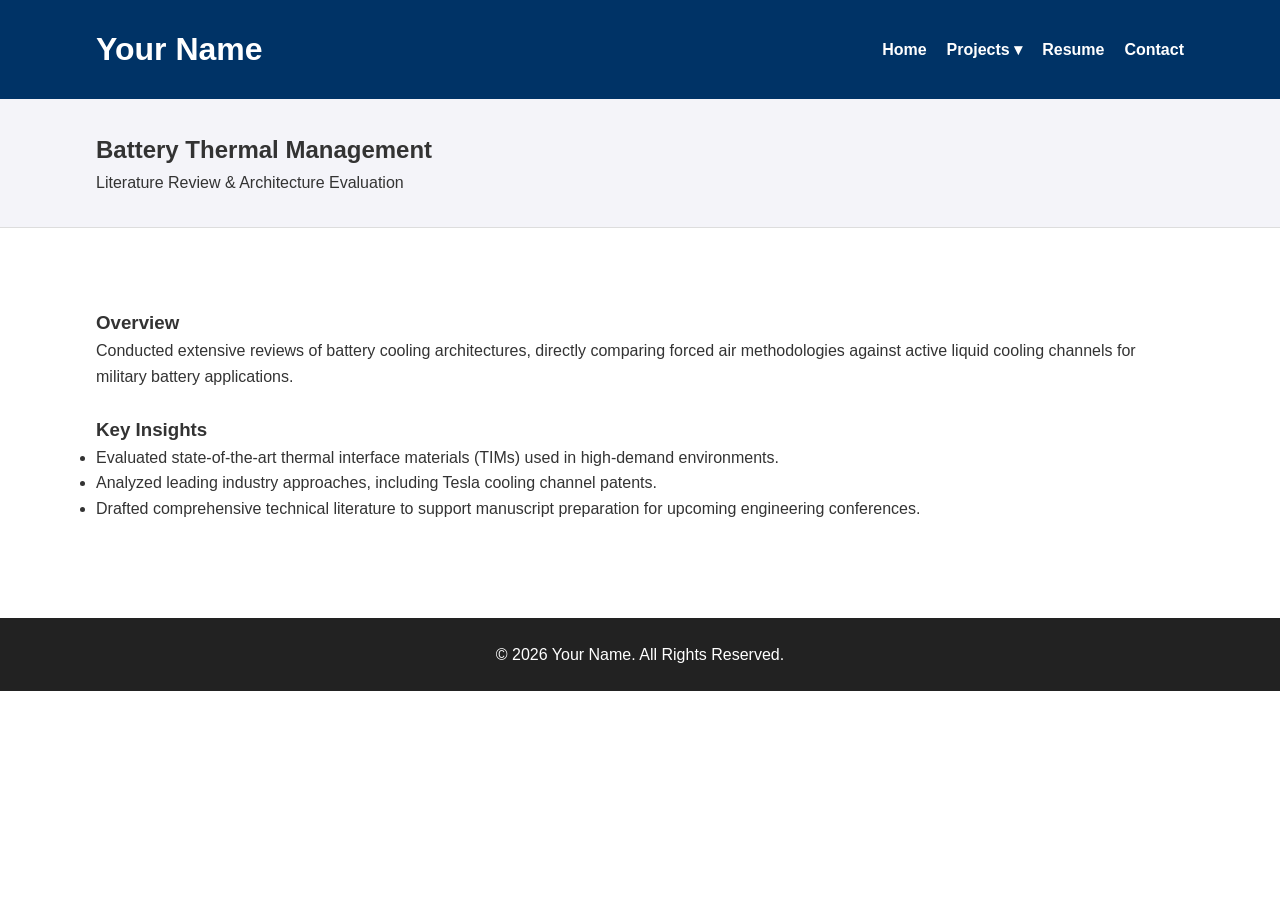
<file: battery-cooling.html>
<!DOCTYPE html>
<html lang="en">
<head>
    <meta charset="UTF-8">
    <meta name="viewport" content="width=device-width, initial-scale=1.0">
    <title>Battery Thermal Management | Projects</title>
    <link rel="stylesheet" href="style.css?v=5">
</head>
<body>
    <header>
        <div class="container">
            <h1>Your Name</h1>
            <nav>
                <ul>
                    <li><a href="index.html">Home</a></li>
                    
                    <!-- Dropdown Menu -->
                    <li class="dropdown">
                        <a href="index.html#projects">Projects &#9662;</a>
                        <ul class="dropdown-content">
                            <li><a href="chip-cooling.html">SiC Jet Impingement Cooling Architecture</a></li>
                            <li><a href="battery-cooling.html">NSWC Li-Ion Battery Thermal Management System</a></li>
                            <li><a href="dbc-cooling.html">TDIM Junction-to-Case Thermal Impedance Measurement</a></li>
                            <li><a href="valve-controller.html">RF Valve Activator</a></li>
                            <li><a href="mechanical-design.html">2-Phase Cooling Expirements</a></li>
                        </ul>
                    </li>
                    
                    <li><a href="resume.html">Resume</a></li>
                    <li><a href="contact.html">Contact</a></li>
                </ul>
            </nav>
        </div>
    </header>

    <div class="project-header">
        <div class="container">
            <h2>Battery Thermal Management</h2>
            <p>Literature Review & Architecture Evaluation</p>
        </div>
    </div>

    <section class="content-section container">
        <h3>Overview</h3>
        <p>Conducted extensive reviews of battery cooling architectures, directly comparing forced air methodologies against active liquid cooling channels for military battery applications.</p>
        <br>
        <h3>Key Insights</h3>
        <ul>
            <li>Evaluated state-of-the-art thermal interface materials (TIMs) used in high-demand environments.</li>
            <li>Analyzed leading industry approaches, including Tesla cooling channel patents.</li>
            <li>Drafted comprehensive technical literature to support manuscript preparation for upcoming engineering conferences.</li>
        </ul>
    </section>

    <footer>
        <p>&copy; 2026 Your Name. All Rights Reserved.</p>
    </footer>
</body>
</html>
</file>
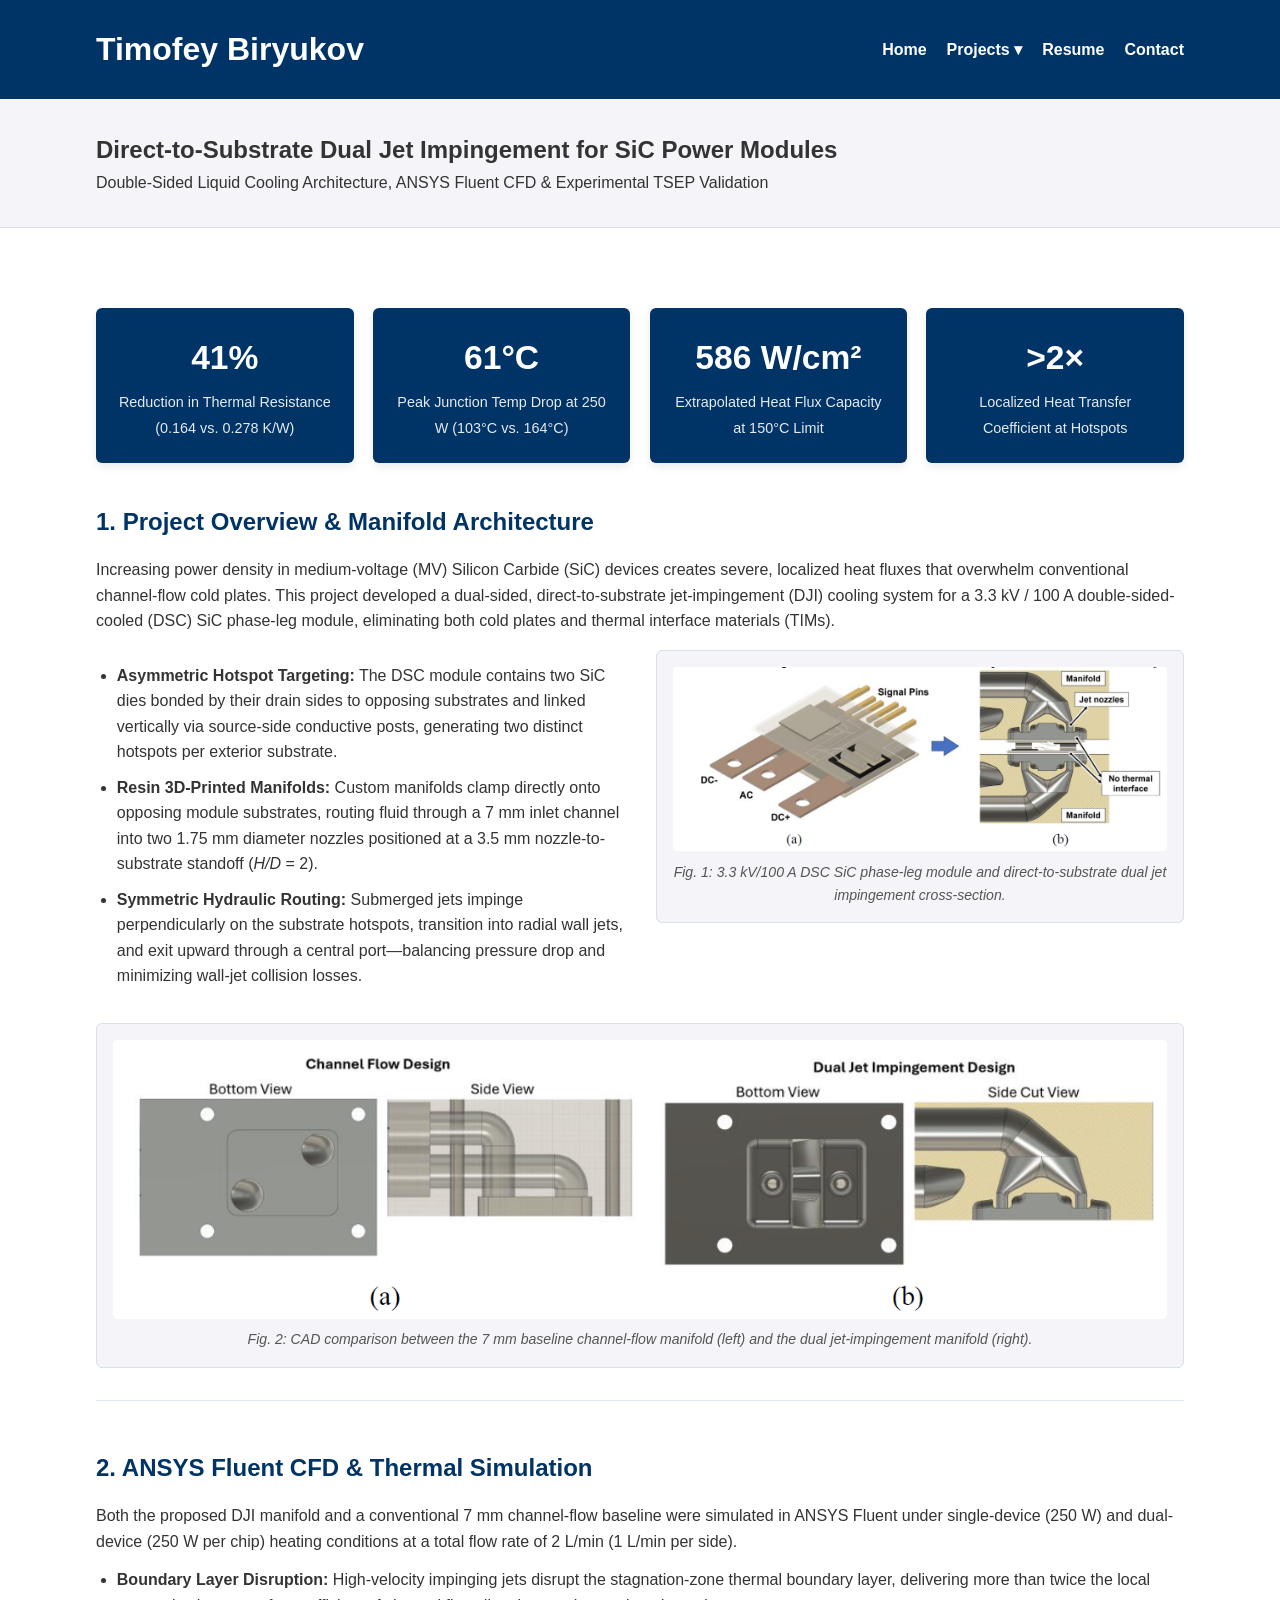
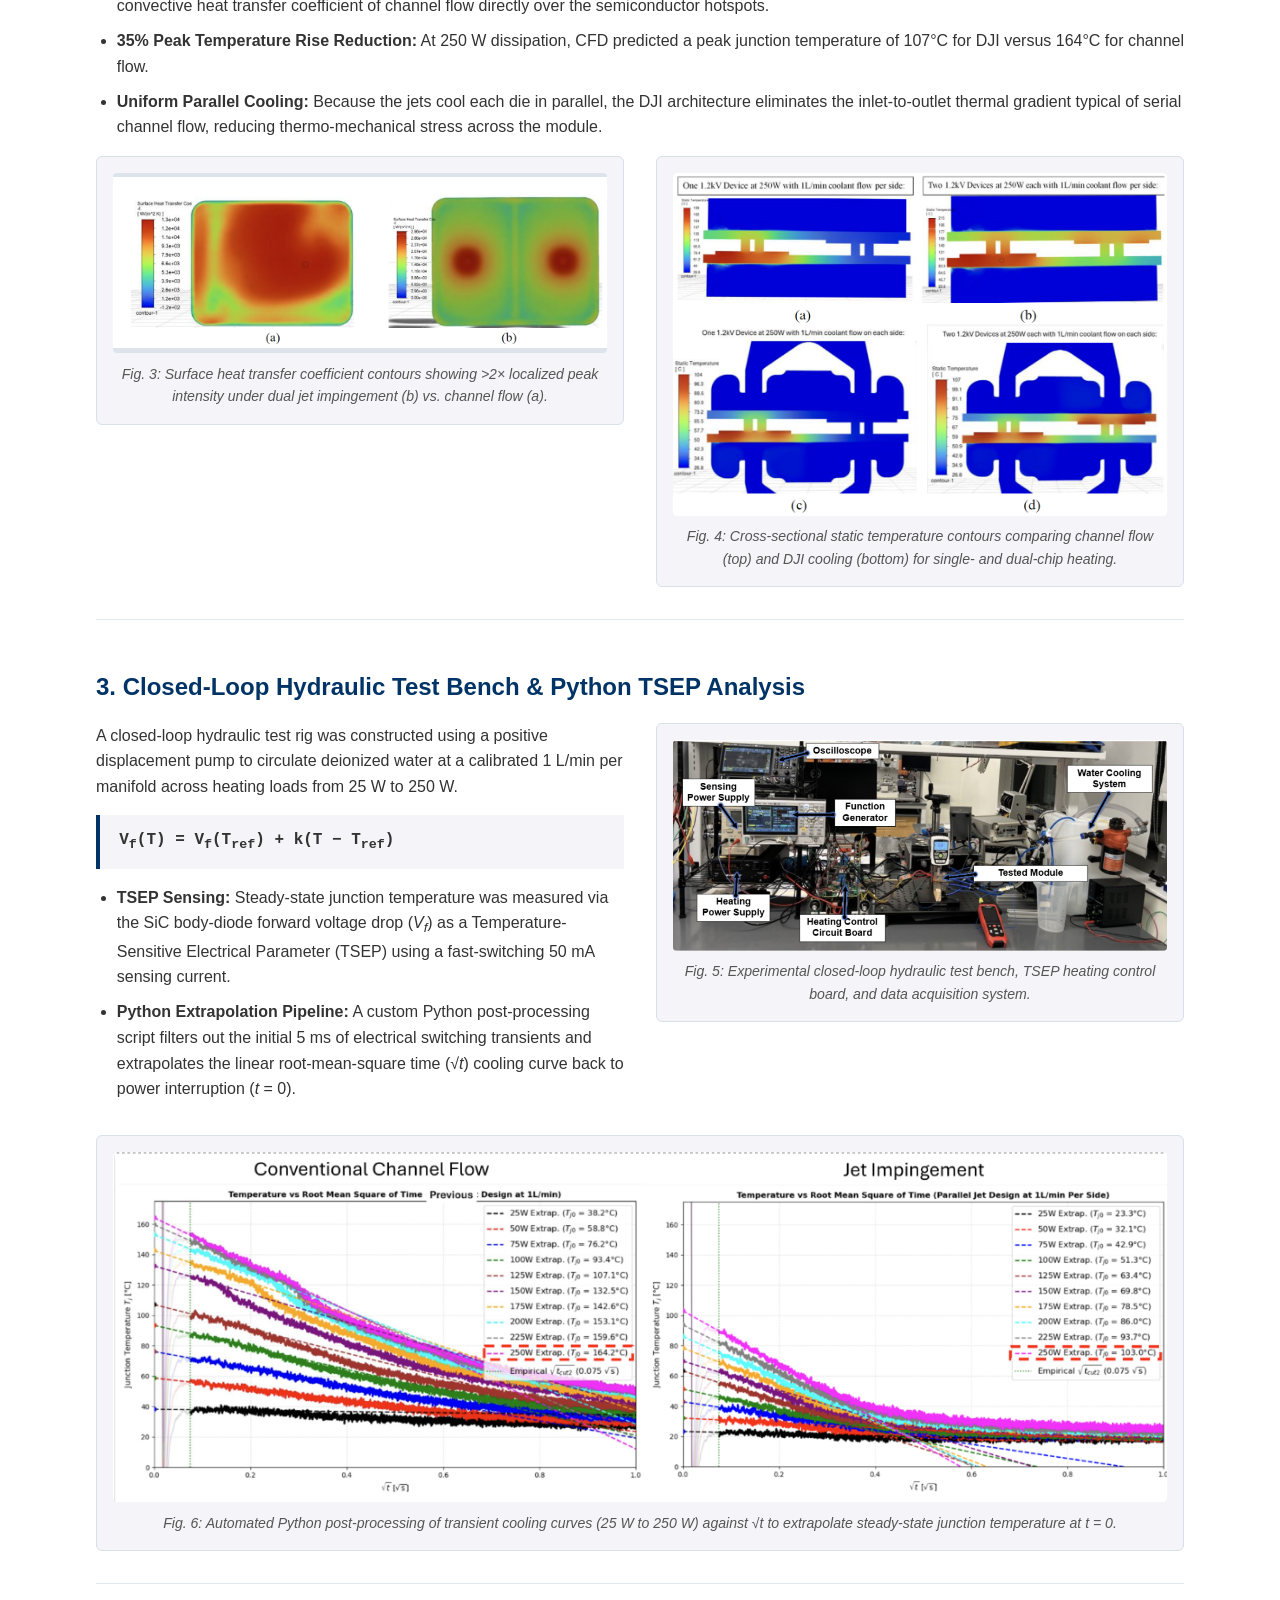
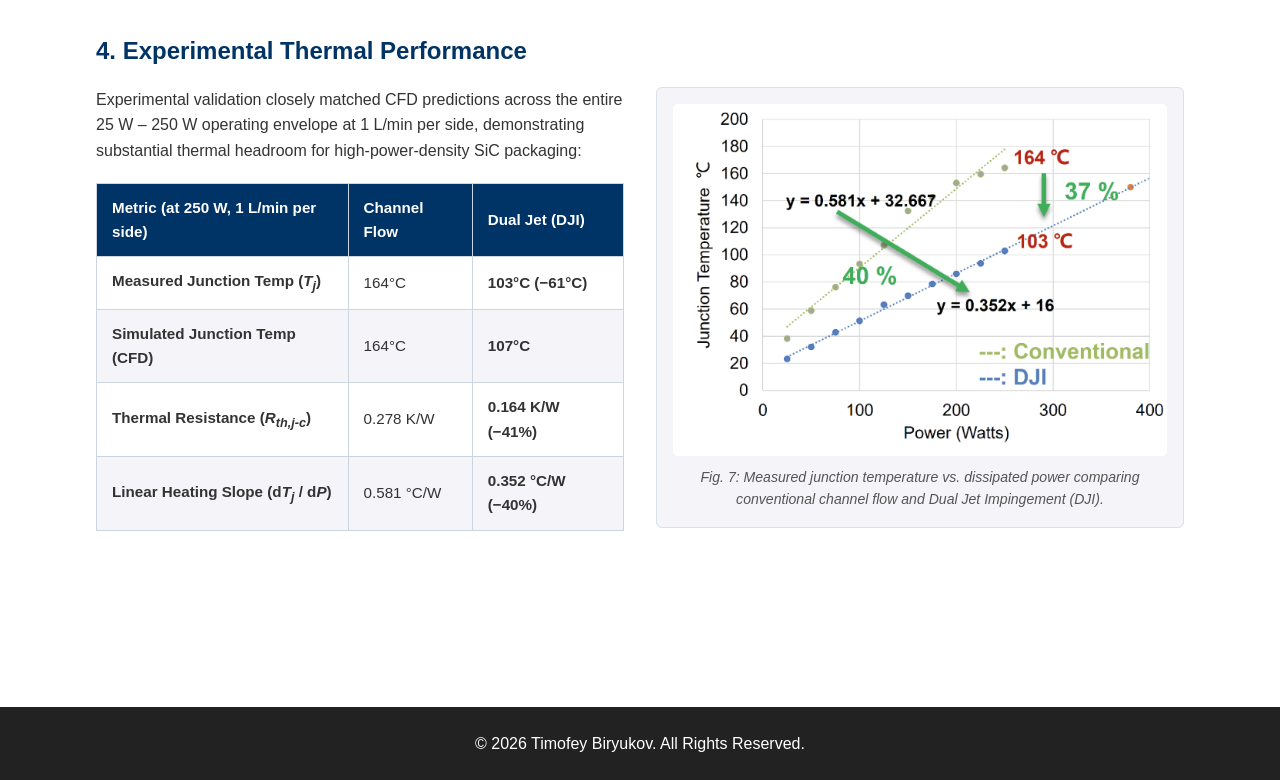
<file: chip-cooling.html>
<!DOCTYPE html>
<html lang="en">
<head>
    <meta charset="UTF-8">
    <meta name="viewport" content="width=device-width, initial-scale=1.0">
    <title>Dual Jet-Impingement SiC Cooling | Timofey Biryukov</title>
    <link rel="stylesheet" href="style.css?v=5">
    <style>
        /* Portfolio Showcase Page Styles */
        .metrics-grid {
            display: grid;
            grid-template-columns: repeat(auto-fit, minmax(200px, 1fr));
            gap: 1.2rem;
            margin-bottom: 2.5rem;
        }
        .metric-card {
            background: var(--primary-color);
            color: #ffffff;
            padding: 1.4rem;
            border-radius: 6px;
            text-align: center;
            box-shadow: 0 4px 10px rgba(0, 0, 0, 0.08);
        }
        .metric-value {
            font-size: 2.1rem;
            font-weight: bold;
            display: block;
            margin-bottom: 0.3rem;
        }
        .metric-label {
            font-size: 0.9rem;
            opacity: 0.9;
        }
        .showcase-section {
            margin-bottom: 3rem;
            padding-bottom: 2rem;
            border-bottom: 1px solid #e2e8f0;
        }
        .showcase-section:last-of-type {
            border-bottom: none;
        }
        .showcase-section h3 {
            color: var(--primary-color);
            font-size: 1.5rem;
            margin-bottom: 1rem;
        }
        .two-col {
            display: grid;
            grid-template-columns: repeat(auto-fit, minmax(320px, 1fr));
            gap: 2rem;
            align-items: start;
            margin-top: 1rem;
        }
        .figure-box {
            background: var(--secondary-color);
            padding: 1rem;
            border-radius: 6px;
            border: 1px solid #d8e0e8;
            text-align: center;
        }
        .figure-box img {
            width: 100%;
            height: auto;
            border-radius: 4px;
            display: block;
            margin-bottom: 0.6rem;
            background-color: #dde3ea;
            min-height: 180px;
            object-fit: contain;
        }
        .figure-caption {
            font-size: 0.88rem;
            color: #555;
            font-style: italic;
        }
        .tech-list {
            padding-left: 1.3rem;
            margin-top: 0.8rem;
        }
        .tech-list li {
            margin-bottom: 0.6rem;
        }
        .results-table {
            width: 100%;
            border-collapse: collapse;
            margin-top: 1.2rem;
            font-size: 0.95rem;
        }
        .results-table th, .results-table td {
            padding: 12px 15px;
            border: 1px solid #ccd6e0;
            text-align: left;
        }
        .results-table th {
            background-color: var(--primary-color);
            color: #ffffff;
        }
        .results-table tr:nth-child(even) {
            background-color: var(--secondary-color);
        }
        .formula-box {
            background: var(--secondary-color);
            border-left: 4px solid var(--primary-color);
            padding: 0.8rem 1.2rem;
            margin: 1rem 0;
            font-family: 'Courier New', Courier, monospace;
            font-weight: bold;
        }
    </style>
</head>
<body>
    <header>
        <div class="container">
            <h1>Timofey Biryukov</h1>
            <nav>
                <ul>
                    <li><a href="index.html">Home</a></li>
                    
                    <!-- Dropdown Menu -->
                    <li class="dropdown">
                        <a href="index.html#projects">Projects &#9662;</a>
                        <ul class="dropdown-content">
                            <li><a href="chip-cooling.html">SiC Jet Impingement Cooling Architecture</a></li>
                            <li><a href="battery-cooling.html">NSWC Li-Ion Battery Thermal Management System</a></li>
                            <li><a href="dbc-cooling.html">TDIM Junction-to-Case Thermal Impedance Measurement</a></li>
                            <li><a href="valve-controller.html">RF Valve Activator</a></li>
                            <li><a href="mechanical-design.html">2-Phase Cooling Expirements</a></li>
                        </ul>
                    </li>
                    
                    <li><a href="resume.html">Resume</a></li>
                    <li><a href="contact.html">Contact</a></li>
                </ul>
            </nav>
        </div>
    </header>

    <div class="project-header">
        <div class="container">
            <h2>Direct-to-Substrate Dual Jet Impingement for SiC Power Modules</h2>
            <p>Double-Sided Liquid Cooling Architecture, ANSYS Fluent CFD &amp; Experimental TSEP Validation</p>
        </div>
    </div>

    <section class="content-section container">
        
        <!-- Key Performance Metrics Banner -->
        <div class="metrics-grid">
            <div class="metric-card">
                <span class="metric-value">41%</span>
                <span class="metric-label">Reduction in Thermal Resistance (0.164 vs. 0.278 K/W)</span>
            </div>
            <div class="metric-card">
                <span class="metric-value">61&deg;C</span>
                <span class="metric-label">Peak Junction Temp Drop at 250 W (103&deg;C vs. 164&deg;C)</span>
            </div>
            <div class="metric-card">
                <span class="metric-value">586 W/cm&sup2;</span>
                <span class="metric-label">Extrapolated Heat Flux Capacity at 150&deg;C Limit</span>
            </div>
            <div class="metric-card">
                <span class="metric-value">&gt;2&times;</span>
                <span class="metric-label">Localized Heat Transfer Coefficient at Hotspots</span>
            </div>
        </div>

        <!-- 1. Overview & Architecture -->
        <div class="showcase-section">
            <h3>1. Project Overview &amp; Manifold Architecture</h3>
            <p>
                Increasing power density in medium-voltage (MV) Silicon Carbide (SiC) devices creates severe, localized heat fluxes that overwhelm conventional channel-flow cold plates. This project developed a dual-sided, direct-to-substrate jet-impingement (DJI) cooling system for a 3.3 kV / 100 A double-sided-cooled (DSC) SiC phase-leg module, eliminating both cold plates and thermal interface materials (TIMs).
            </p>
            <div class="two-col">
                <div>
                    <ul class="tech-list">
                        <li><strong>Asymmetric Hotspot Targeting:</strong> The DSC module contains two SiC dies bonded by their drain sides to opposing substrates and linked vertically via source-side conductive posts, generating two distinct hotspots per exterior substrate.</li>
                        <li><strong>Resin 3D-Printed Manifolds:</strong> Custom manifolds clamp directly onto opposing module substrates, routing fluid through a 7 mm inlet channel into two 1.75 mm diameter nozzles positioned at a 3.5 mm nozzle-to-substrate standoff (<em>H/D</em> = 2).</li>
                        <li><strong>Symmetric Hydraulic Routing:</strong> Submerged jets impinge perpendicularly on the substrate hotspots, transition into radial wall jets, and exit upward through a central port—balancing pressure drop and minimizing wall-jet collision losses.</li>
                    </ul>
                </div>
                <div class="figure-box">
                    <img src="fig1-module-cross-section.png" alt="3.3 kV DSC SiC Power Module and Dual Jet Impingement Cross Section">
                    <div class="figure-caption">Fig. 1: 3.3 kV/100 A DSC SiC phase-leg module and direct-to-substrate dual jet impingement cross-section.</div>
                </div>
            </div>
            <div class="figure-box" style="margin-top: 1.5rem;">
                <img src="fig2-manifold-comparison.png" alt="CAD Comparison: Channel Flow vs Dual Jet Impingement Manifold">
                <div class="figure-caption">Fig. 2: CAD comparison between the 7 mm baseline channel-flow manifold (left) and the dual jet-impingement manifold (right).</div>
            </div>
        </div>

        <!-- 2. CFD Simulation -->
        <div class="showcase-section">
            <h3>2. ANSYS Fluent CFD &amp; Thermal Simulation</h3>
            <p>
                Both the proposed DJI manifold and a conventional 7 mm channel-flow baseline were simulated in ANSYS Fluent under single-device (250 W) and dual-device (250 W per chip) heating conditions at a total flow rate of 2 L/min (1 L/min per side).
            </p>
            <ul class="tech-list">
                <li><strong>Boundary Layer Disruption:</strong> High-velocity impinging jets disrupt the stagnation-zone thermal boundary layer, delivering more than twice the local convective heat transfer coefficient of channel flow directly over the semiconductor hotspots.</li>
                <li><strong>35% Peak Temperature Rise Reduction:</strong> At 250 W dissipation, CFD predicted a peak junction temperature of 107&deg;C for DJI versus 164&deg;C for channel flow.</li>
                <li><strong>Uniform Parallel Cooling:</strong> Because the jets cool each die in parallel, the DJI architecture eliminates the inlet-to-outlet thermal gradient typical of serial channel flow, reducing thermo-mechanical stress across the module.</li>
            </ul>
            <div class="two-col">
                <div class="figure-box">
                    <img src="fig4-htc-contours.png" alt="Boundary Layer Heat Transfer Coefficient Contours">
                    <div class="figure-caption">Fig. 3: Surface heat transfer coefficient contours showing &gt;2&times; localized peak intensity under dual jet impingement (b) vs. channel flow (a).</div>
                </div>
                <div class="figure-box">
                    <img src="fig5-cfd-temp-contours.png" alt="Simulated Junction Temperature Distribution">
                    <div class="figure-caption">Fig. 4: Cross-sectional static temperature contours comparing channel flow (top) and DJI cooling (bottom) for single- and dual-chip heating.</div>
                </div>
            </div>
        </div>

        <!-- 3. Experimental Setup & Python Post-Processing -->
        <div class="showcase-section">
            <h3>3. Closed-Loop Hydraulic Test Bench &amp; Python TSEP Analysis</h3>
            <div class="two-col">
                <div>
                    <p>
                        A closed-loop hydraulic test rig was constructed using a positive displacement pump to circulate deionized water at a calibrated 1 L/min per manifold across heating loads from 25 W to 250 W.
                    </p>
                    <div class="formula-box">
                        V<sub>f</sub>(T) = V<sub>f</sub>(T<sub>ref</sub>) + k(T &minus; T<sub>ref</sub>)
                    </div>
                    <ul class="tech-list">
                        <li><strong>TSEP Sensing:</strong> Steady-state junction temperature was measured via the SiC body-diode forward voltage drop (<em>V<sub>f</sub></em>) as a Temperature-Sensitive Electrical Parameter (TSEP) using a fast-switching 50 mA sensing current.</li>
                        <li><strong>Python Extrapolation Pipeline:</strong> A custom Python post-processing script filters out the initial 5 ms of electrical switching transients and extrapolates the linear root-mean-square time (&radic;<em>t</em>) cooling curve back to power interruption (<em>t</em> = 0).</li>
                    </ul>
                </div>
                <div class="figure-box">
                    <img src="fig6-test-bench.png" alt="Closed-Loop Hydraulic Test Bench">
                    <div class="figure-caption">Fig. 5: Experimental closed-loop hydraulic test bench, TSEP heating control board, and data acquisition system.</div>
                </div>
            </div>
            <div class="figure-box" style="margin-top: 1.5rem;">
                <img src="fig7-python-tsep.png" alt="Python TSEP Extrapolation Curves">
                <div class="figure-caption">Fig. 6: Automated Python post-processing of transient cooling curves (25 W to 250 W) against &radic;t to extrapolate steady-state junction temperature at t = 0.</div>
            </div>
        </div>

        <!-- 4. Experimental Results -->
        <div class="showcase-section">
            <h3>4. Experimental Thermal Performance</h3>
            <div class="two-col">
                <div>
                    <p>
                        Experimental validation closely matched CFD predictions across the entire 25 W &ndash; 250 W operating envelope at 1 L/min per side, demonstrating substantial thermal headroom for high-power-density SiC packaging:
                    </p>
                    <table class="results-table">
                        <thead>
                            <tr>
                                <th>Metric (at 250 W, 1 L/min per side)</th>
                                <th>Channel Flow</th>
                                <th>Dual Jet (DJI)</th>
                            </tr>
                        </thead>
                        <tbody>
                            <tr>
                                <td><strong>Measured Junction Temp (<em>T<sub>j</sub></em>)</strong></td>
                                <td>164&deg;C</td>
                                <td><strong>103&deg;C (&minus;61&deg;C)</strong></td>
                            </tr>
                            <tr>
                                <td><strong>Simulated Junction Temp (CFD)</strong></td>
                                <td>164&deg;C</td>
                                <td><strong>107&deg;C</strong></td>
                            </tr>
                            <tr>
                                <td><strong>Thermal Resistance (<em>R<sub>th,j-c</sub></em>)</strong></td>
                                <td>0.278 K/W</td>
                                <td><strong>0.164 K/W (&minus;41%)</strong></td>
                            </tr>
                            <tr>
                                <td><strong>Linear Heating Slope (d<em>T<sub>j</sub></em> / d<em>P</em>)</strong></td>
                                <td>0.581 &deg;C/W</td>
                                <td><strong>0.352 &deg;C/W (&minus;40%)</strong></td>
                            </tr>
                        </tbody>
                    </table>
                </div>
                <div class="figure-box">
                    <img src="fig9-results-graph.png" alt="Junction Temperature vs Power Graph">
                    <div class="figure-caption">Fig. 7: Measured junction temperature vs. dissipated power comparing conventional channel flow and Dual Jet Impingement (DJI).</div>
                </div>
            </div>
        </div>

    </section>

    <footer>
        <p>&copy; 2026 Timofey Biryukov. All Rights Reserved.</p>
    </footer>
</body>
</html>
</file>
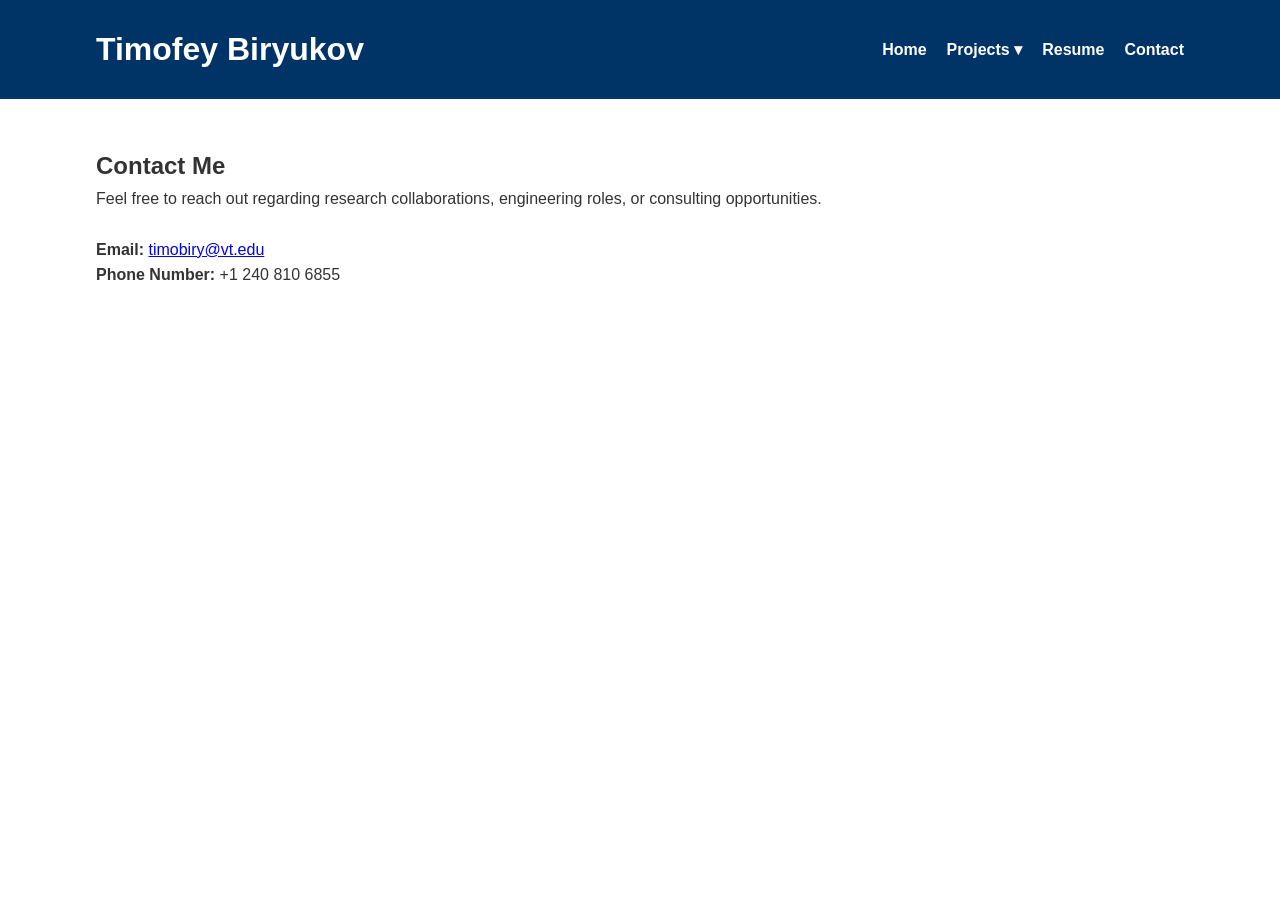
<file: contact.html>
<!DOCTYPE html>
<html lang="en">
<head>
    <meta charset="UTF-8">
    <meta name="viewport" content="width=device-width, initial-scale=1.0">
    <title>Contact | Portfolio</title>
    <!-- v=5 ensures the browser loads the new Flexbox layout -->
    <link rel="stylesheet" href="style.css?v=5">
</head>
<body>
    <header>
        <div class="container">
            <h1>Timofey Biryukov</h1>
            <nav>
                <ul>
                    <li><a href="index.html">Home</a></li>
                    
                    <!-- Dropdown Menu -->
                    <li class="dropdown">
                        <a href="index.html#projects">Projects &#9662;</a>
                        <ul class="dropdown-content">
                            <li><a href="chip-cooling.html">SiC Jet Impingement Cooling Architecture</a></li>
                            <li><a href="battery-cooling.html">NSWC Li-Ion Battery Thermal Management System</a></li>
                            <li><a href="dbc-cooling.html">TDIM Junction-to-Case Thermal Impedance Measurement</a></li>
                            <li><a href="valve-controller.html">RF Valve Activator</a></li>
                            <li><a href="mechanical-design.html">2-Phase Cooling Expirements</a></li>
                        </ul>
                    </li>
                    
                    <li><a href="resume.html">Resume</a></li>
                    <li><a href="contact.html">Contact</a></li>
                </ul>
            </nav>
        </div>
    </header>

    <section class="content-section container">
        <h2>Contact Me</h2>
        <p>Feel free to reach out regarding research collaborations, engineering roles, or consulting opportunities.</p>
        <br>
        
        <p><strong>Email:</strong> <a href="mailto:timobiry@vt.edu">timobiry@vt.edu</a></p>
        <p><strong>Phone Number:</strong> <a>+1 240 810 6855</a></p>

    </section>
</body>
</html>
</file>
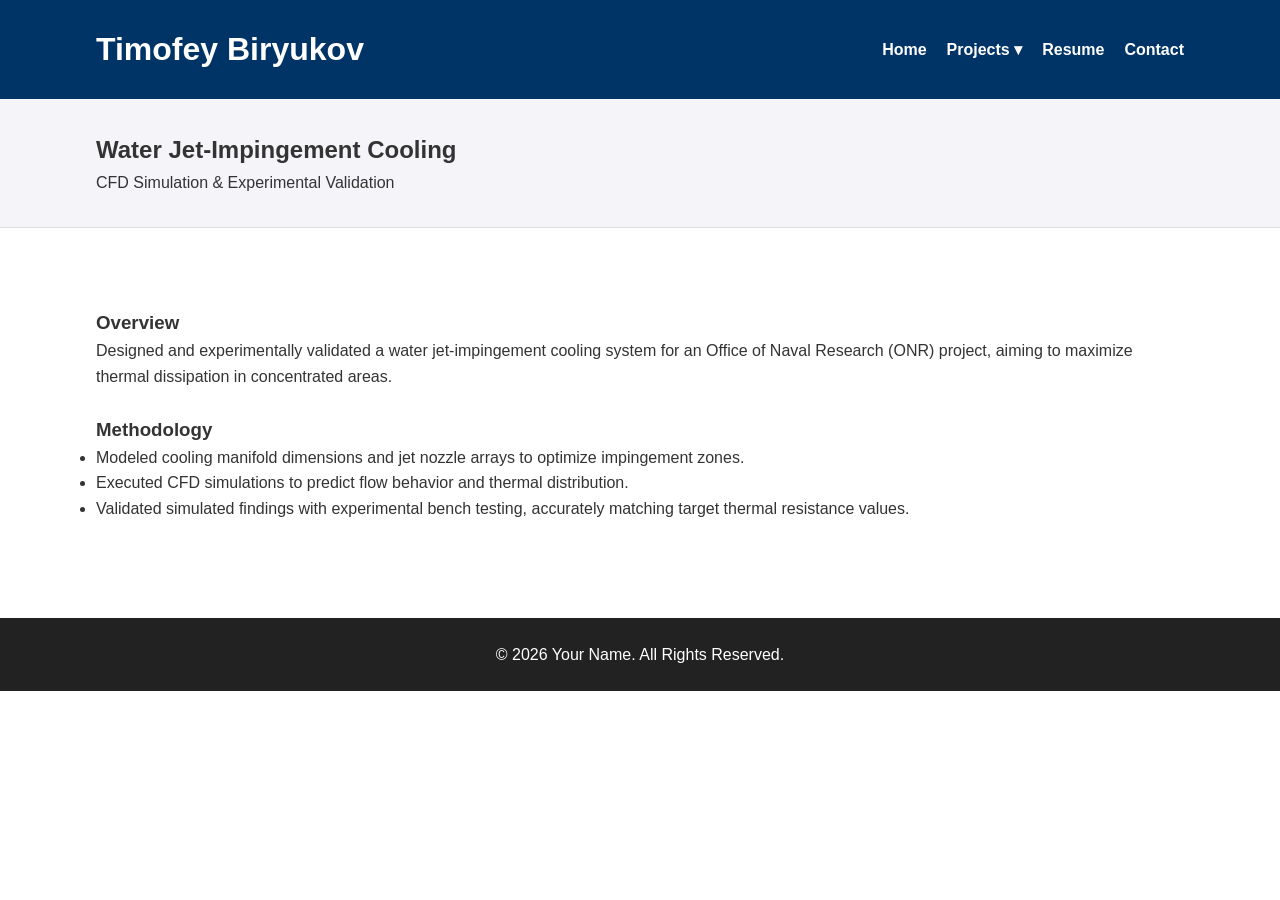
<file: dbc-cooling.html>
<!DOCTYPE html>
<html lang="en">
<head>
    <meta charset="UTF-8">
    <meta name="viewport" content="width=device-width, initial-scale=1.0">
    <title>Direct Water Jet-Impingement Cooling | Projects</title>
    <link rel="stylesheet" href="style.css?v=5">
</head>
<body>
    <header>
        <div class="container">
            <h1>Timofey Biryukov</h1>
            <nav>
                <ul>
                    <li><a href="index.html">Home</a></li>
                    
                    <!-- Dropdown Menu -->
                    <li class="dropdown">
                        <a href="index.html#projects">Projects &#9662;</a>
                        <ul class="dropdown-content">
                            <li><a href="chip-cooling.html">High-Heat-Flux Chip Cooling</a></li>
                            <li><a href="battery-cooling.html">Battery Thermal Management</a></li>
                            <li><a href="dbc-cooling.html">Water Jet-Impingement Cooling</a></li>
                            <li><a href="valve-controller.html">Valve Controller Systems</a></li>
                            <li><a href="mechanical-design.html">Mechanical Design & CAD</a></li>
                        </ul>
                    </li>
                    
                    <li><a href="resume.html">Resume</a></li>
                    <li><a href="contact.html">Contact</a></li>
                </ul>
            </nav>
        </div>
    </header>

    <div class="project-header">
        <div class="container">
            <h2>Water Jet-Impingement Cooling</h2>
            <p>CFD Simulation & Experimental Validation</p>
        </div>
    </div>

    <section class="content-section container">
        <h3>Overview</h3>
        <p>Designed and experimentally validated a water jet-impingement cooling system for an Office of Naval Research (ONR) project, aiming to maximize thermal dissipation in concentrated areas.</p>
        <br>
        <h3>Methodology</h3>
        <ul>
            <li>Modeled cooling manifold dimensions and jet nozzle arrays to optimize impingement zones.</li>
            <li>Executed CFD simulations to predict flow behavior and thermal distribution.</li>
            <li>Validated simulated findings with experimental bench testing, accurately matching target thermal resistance values.</li>
        </ul>
    </section>

    <footer>
        <p>&copy; 2026 Your Name. All Rights Reserved.</p>
    </footer>
</body>
</html>
</file>
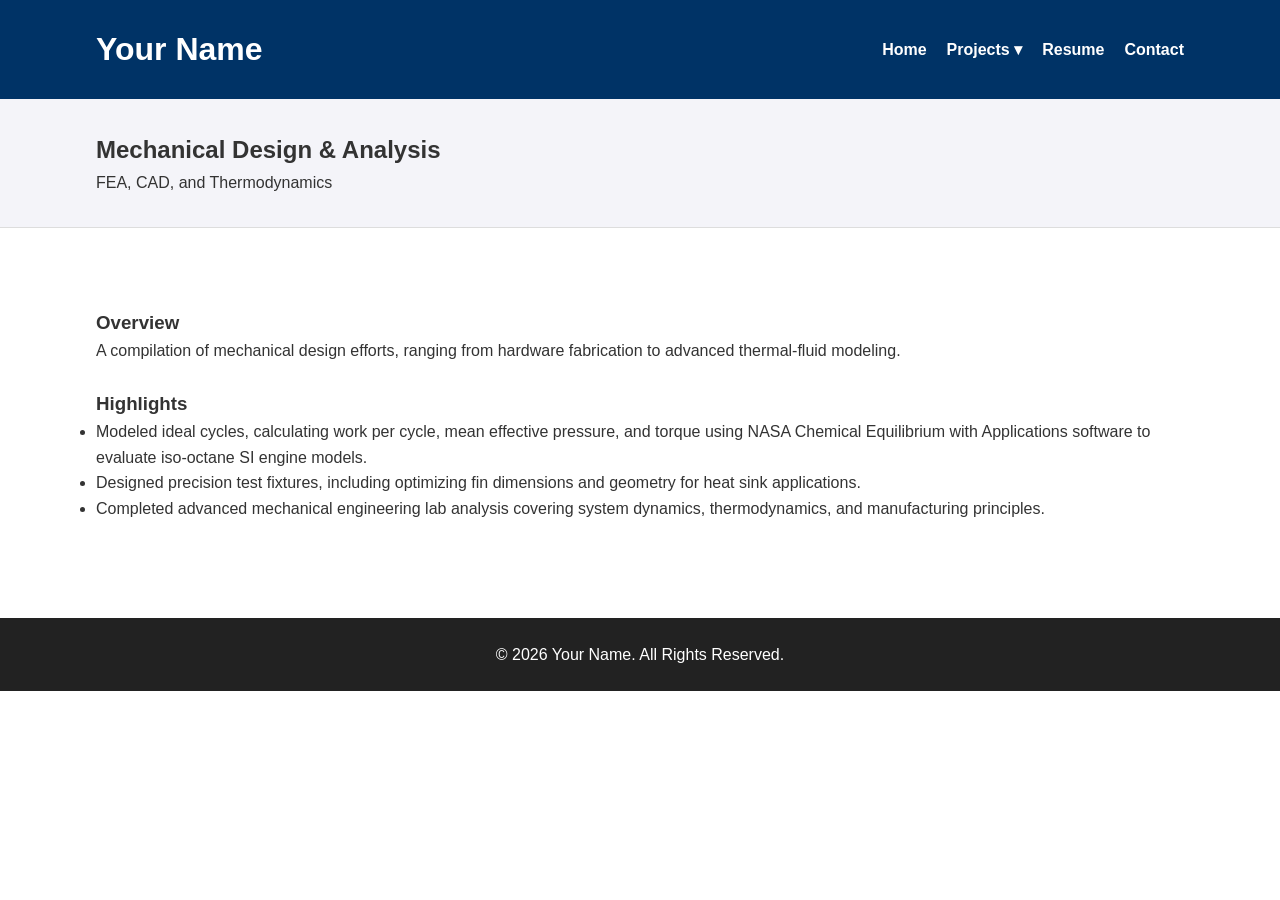
<file: mechanical-design.html>
<!DOCTYPE html>
<html lang="en">
<head>
    <meta charset="UTF-8">
    <meta name="viewport" content="width=device-width, initial-scale=1.0">
    <title>Mechanical Design & Analysis | Projects</title>
    <link rel="stylesheet" href="style.css?v=5">
</head>
<body>
    <header>
        <div class="container">
            <h1>Your Name</h1>
            <nav>
                <ul>
                    <li><a href="index.html">Home</a></li>
                    
                    <!-- Dropdown Menu -->
                    <li class="dropdown">
                        <a href="index.html#projects">Projects &#9662;</a>
                        <ul class="dropdown-content">
                            <li><a href="chip-cooling.html">SiC Jet Impingement Cooling Architecture</a></li>
                            <li><a href="battery-cooling.html">NSWC Li-Ion Battery Thermal Management System</a></li>
                            <li><a href="dbc-cooling.html">TDIM Junction-to-Case Thermal Impedance Measurement</a></li>
                            <li><a href="valve-controller.html">RF Valve Activator</a></li>
                            <li><a href="mechanical-design.html">2-Phase Cooling Expirements</a></li>
                        </ul>
                    </li>
                    
                    <li><a href="resume.html">Resume</a></li>
                    <li><a href="contact.html">Contact</a></li>
                </ul>
            </nav>
        </div>
    </header>

    <div class="project-header">
        <div class="container">
            <h2>Mechanical Design & Analysis</h2>
            <p>FEA, CAD, and Thermodynamics</p>
        </div>
    </div>

    <section class="content-section container">
        <h3>Overview</h3>
        <p>A compilation of mechanical design efforts, ranging from hardware fabrication to advanced thermal-fluid modeling.</p>
        <br>
        <h3>Highlights</h3>
        <ul>
            <li>Modeled ideal cycles, calculating work per cycle, mean effective pressure, and torque using NASA Chemical Equilibrium with Applications software to evaluate iso-octane SI engine models.</li>
            <li>Designed precision test fixtures, including optimizing fin dimensions and geometry for heat sink applications.</li>
            <li>Completed advanced mechanical engineering lab analysis covering system dynamics, thermodynamics, and manufacturing principles.</li>
        </ul>
    </section>

    <footer>
        <p>&copy; 2026 Your Name. All Rights Reserved.</p>
    </footer>
</body>
</html>
</file>
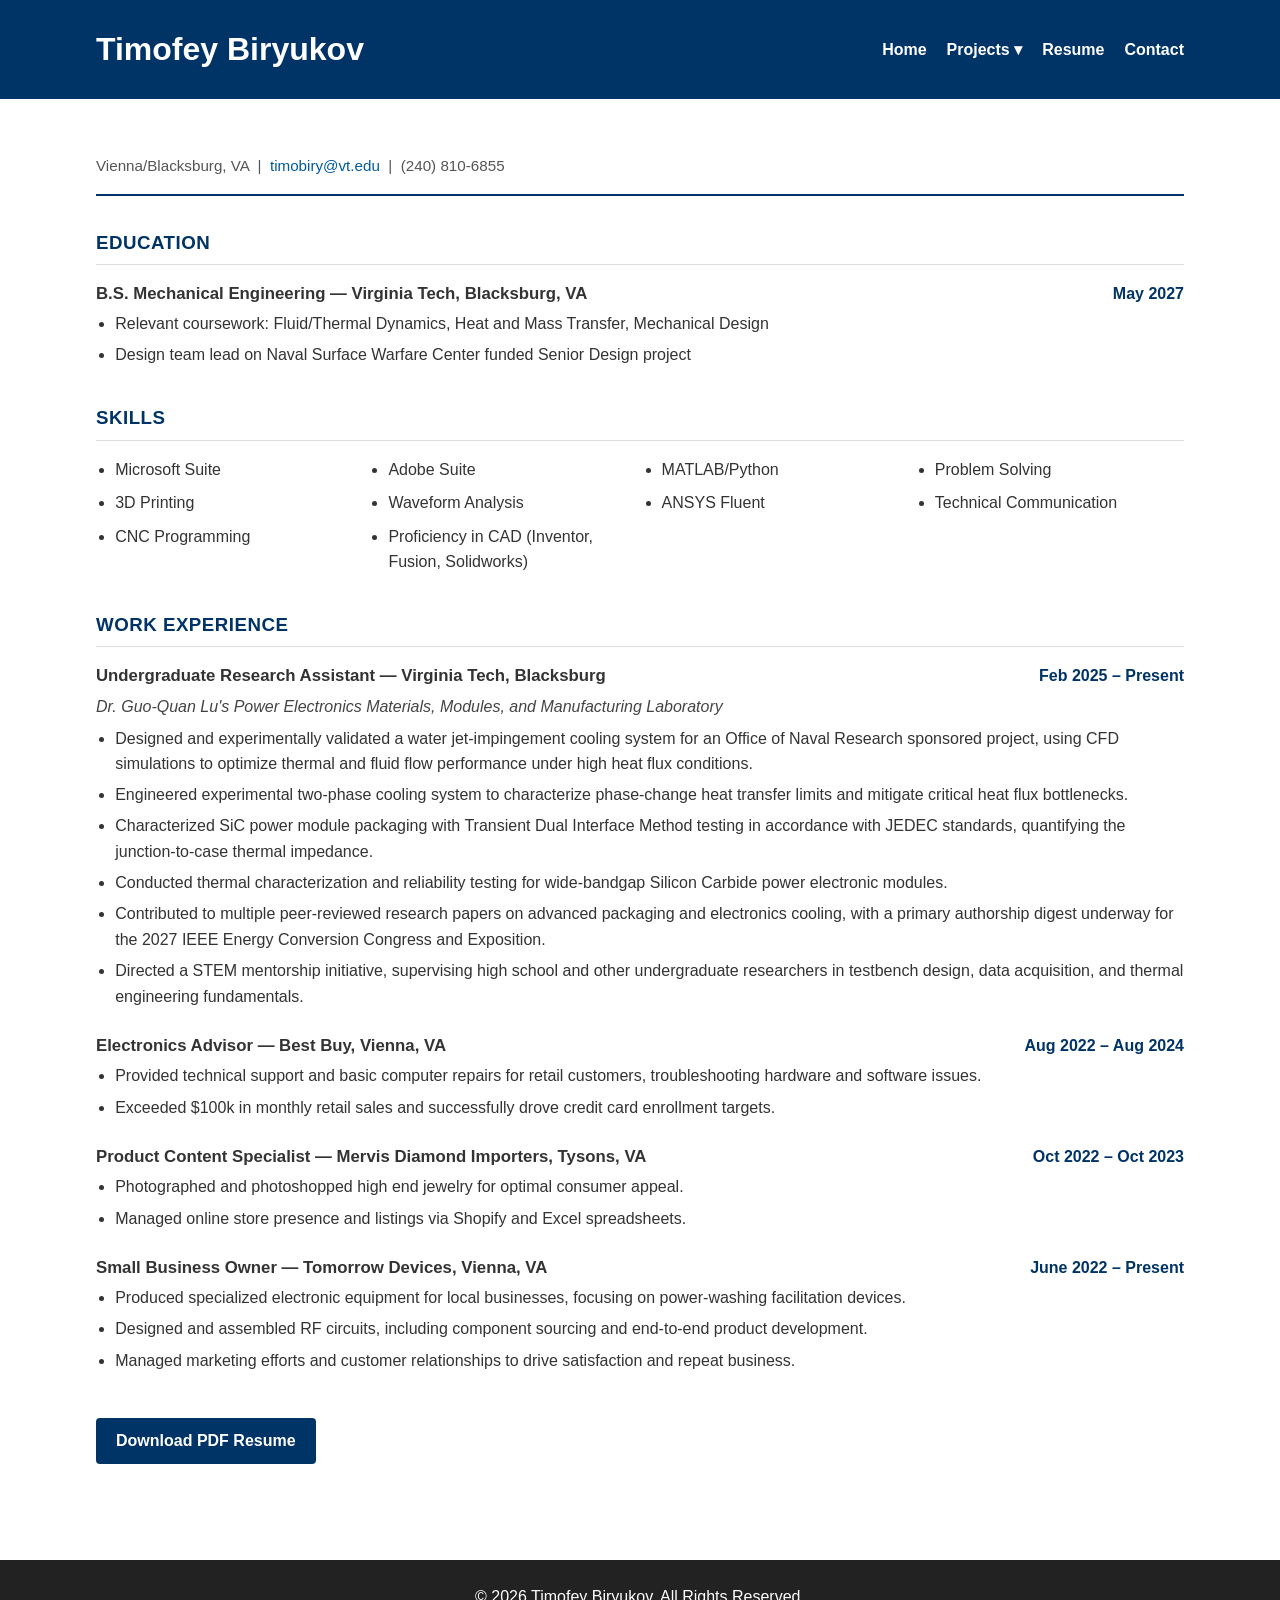
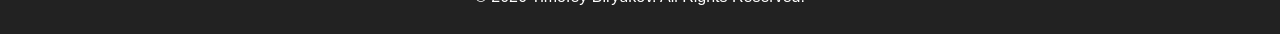
<file: resume.html>
<!DOCTYPE html>
<html lang="en">
<head>
    <meta charset="UTF-8">
    <meta name="viewport" content="width=device-width, initial-scale=1.0">
    <title>Resume | Timofey Biryukov</title>
    <link rel="stylesheet" href="style.css?v=5">
    <style>
        /* Resume-specific layout enhancements */
        .resume-header {
            border-bottom: 2px solid var(--primary-color);
            padding-bottom: 1rem;
            margin-bottom: 2rem;
        }
        .resume-contact {
            color: #555;
            font-size: 0.95rem;
            margin-top: 0.4rem;
        }
        .resume-contact a {
            color: var(--link-color);
            text-decoration: none;
        }
        .resume-section {
            margin-bottom: 2.2rem;
        }
        .resume-section h3 {
            color: var(--primary-color);
            border-bottom: 1px solid #ddd;
            padding-bottom: 0.4rem;
            margin-bottom: 1rem;
            text-transform: uppercase;
            letter-spacing: 0.5px;
        }
        .entry {
            margin-bottom: 1.5rem;
        }
        .entry-header {
            display: flex;
            justify-content: space-between;
            align-items: baseline;
            flex-wrap: wrap;
            margin-bottom: 0.2rem;
        }
        .entry-title {
            font-weight: bold;
            font-size: 1.05rem;
        }
        .entry-date {
            font-weight: bold;
            color: var(--primary-color);
        }
        .entry-subtitle {
            font-style: italic;
            color: #444;
            margin-bottom: 0.4rem;
        }
        .resume-list {
            padding-left: 1.2rem;
        }
        .resume-list li {
            margin-bottom: 0.35rem;
        }
        .skills-grid {
            display: grid;
            grid-template-columns: repeat(auto-fit, minmax(220px, 1fr));
            gap: 0.5rem 1.5rem;
            padding-left: 1.2rem;
        }
    </style>
</head>
<body>
    <header>
        <div class="container">
            <h1>Timofey Biryukov</h1>
            <nav>
                <ul>
                    <li><a href="index.html">Home</a></li>
                    
                    <!-- Dropdown Menu -->
                    <li class="dropdown">
                        <a href="index.html#projects">Projects &#9662;</a>
                        <ul class="dropdown-content">
                            <li><a href="chip-cooling.html">SiC Jet Impingement Cooling Architecture</a></li>
                            <li><a href="battery-cooling.html">NSWC Li-Ion Battery Thermal Management System</a></li>
                            <li><a href="dbc-cooling.html">TDIM Junction-to-Case Thermal Impedance Measurement</a></li>
                            <li><a href="valve-controller.html">RF Valve Activator</a></li>
                            <li><a href="mechanical-design.html">2-Phase Cooling Expirements</a></li>
                        </ul>
                    </li>
                    
                    <li><a href="resume.html">Resume</a></li>
                    <li><a href="contact.html">Contact</a></li>
                </ul>
            </nav>
        </div>
    </header>

    <section class="content-section container">
        <div class="resume-header">
            <p class="resume-contact">
                Vienna/Blacksburg, VA &nbsp;|&nbsp; 
                <a href="mailto:timobiry@vt.edu">timobiry@vt.edu</a> &nbsp;|&nbsp; 
                (240) 810-6855
            </p>
        </div>

        <!-- EDUCATION -->
        <div class="resume-section">
            <h3>Education</h3>
            <div class="entry">
                <div class="entry-header">
                    <span class="entry-title">B.S. Mechanical Engineering &mdash; Virginia Tech, Blacksburg, VA</span>
                    <span class="entry-date">May 2027</span>
                </div>
                <ul class="resume-list">
                    <li>Relevant coursework: Fluid/Thermal Dynamics, Heat and Mass Transfer, Mechanical Design</li>
                    <li>Design team lead on Naval Surface Warfare Center funded Senior Design project</li>
                </ul>
            </div>
        </div>

        <!-- SKILLS -->
        <div class="resume-section">
            <h3>Skills</h3>
            <ul class="skills-grid">
                <li>Microsoft Suite</li>
                <li>Adobe Suite</li>
                <li>MATLAB/Python</li>
                <li>Problem Solving</li>
                <li>3D Printing</li>
                <li>Waveform Analysis</li>
                <li>ANSYS Fluent</li>
                <li>Technical Communication</li>
                <li>CNC Programming</li>
                <li>Proficiency in CAD (Inventor, Fusion, Solidworks)</li>
            </ul>
        </div>

        <!-- WORK EXPERIENCE -->
        <div class="resume-section">
            <h3>Work Experience</h3>

            <!-- Job 1 -->
            <div class="entry">
                <div class="entry-header">
                    <span class="entry-title">Undergraduate Research Assistant &mdash; Virginia Tech, Blacksburg</span>
                    <span class="entry-date">Feb 2025 &ndash; Present</span>
                </div>
                <div class="entry-subtitle">Dr. Guo-Quan Lu's Power Electronics Materials, Modules, and Manufacturing Laboratory</div>
                <ul class="resume-list">
                    <li>Designed and experimentally validated a water jet-impingement cooling system for an Office of Naval Research sponsored project, using CFD simulations to optimize thermal and fluid flow performance under high heat flux conditions.</li>
                    <li>Engineered experimental two-phase cooling system to characterize phase-change heat transfer limits and mitigate critical heat flux bottlenecks.</li>
                    <li>Characterized SiC power module packaging with Transient Dual Interface Method testing in accordance with JEDEC standards, quantifying the junction-to-case thermal impedance.</li>
                    <li>Conducted thermal characterization and reliability testing for wide-bandgap Silicon Carbide power electronic modules.</li>
                    <li>Contributed to multiple peer-reviewed research papers on advanced packaging and electronics cooling, with a primary authorship digest underway for the 2027 IEEE Energy Conversion Congress and Exposition.</li>
                    <li>Directed a STEM mentorship initiative, supervising high school and other undergraduate researchers in testbench design, data acquisition, and thermal engineering fundamentals.</li>
                </ul>
            </div>

            <!-- Job 2 -->
            <div class="entry">
                <div class="entry-header">
                    <span class="entry-title">Electronics Advisor &mdash; Best Buy, Vienna, VA</span>
                    <span class="entry-date">Aug 2022 &ndash; Aug 2024</span>
                </div>
                <ul class="resume-list">
                    <li>Provided technical support and basic computer repairs for retail customers, troubleshooting hardware and software issues.</li>
                    <li>Exceeded $100k in monthly retail sales and successfully drove credit card enrollment targets.</li>
                </ul>
            </div>

            <!-- Job 3 -->
            <div class="entry">
                <div class="entry-header">
                    <span class="entry-title">Product Content Specialist &mdash; Mervis Diamond Importers, Tysons, VA</span>
                    <span class="entry-date">Oct 2022 &ndash; Oct 2023</span>
                </div>
                <ul class="resume-list">
                    <li>Photographed and photoshopped high end jewelry for optimal consumer appeal.</li>
                    <li>Managed online store presence and listings via Shopify and Excel spreadsheets.</li>
                </ul>
            </div>

            <!-- Job 4 -->
            <div class="entry">
                <div class="entry-header">
                    <span class="entry-title">Small Business Owner &mdash; Tomorrow Devices, Vienna, VA</span>
                    <span class="entry-date">June 2022 &ndash; Present</span>
                </div>
                <ul class="resume-list">
                    <li>Produced specialized electronic equipment for local businesses, focusing on power-washing facilitation devices.</li>
                    <li>Designed and assembled RF circuits, including component sourcing and end-to-end product development.</li>
                    <li>Managed marketing efforts and customer relationships to drive satisfaction and repeat business.</li>
                </ul>
            </div>
        </div>

        <!-- Optional PDF Download Button (Works automatically if you upload "Biryukov Resume 2026.pdf" to your repository) -->
        <a href="Biryukov Resume 2026.pdf" target="_blank" style="display:inline-block; margin-top:10px; background:var(--primary-color); color:white; padding:10px 20px; text-decoration:none; border-radius:4px; font-weight:bold;">Download PDF Resume</a>
    </section>

    <footer>
        <p>&copy; 2026 Timofey Biryukov. All Rights Reserved.</p>
    </footer>
</body>
</html>
</file>
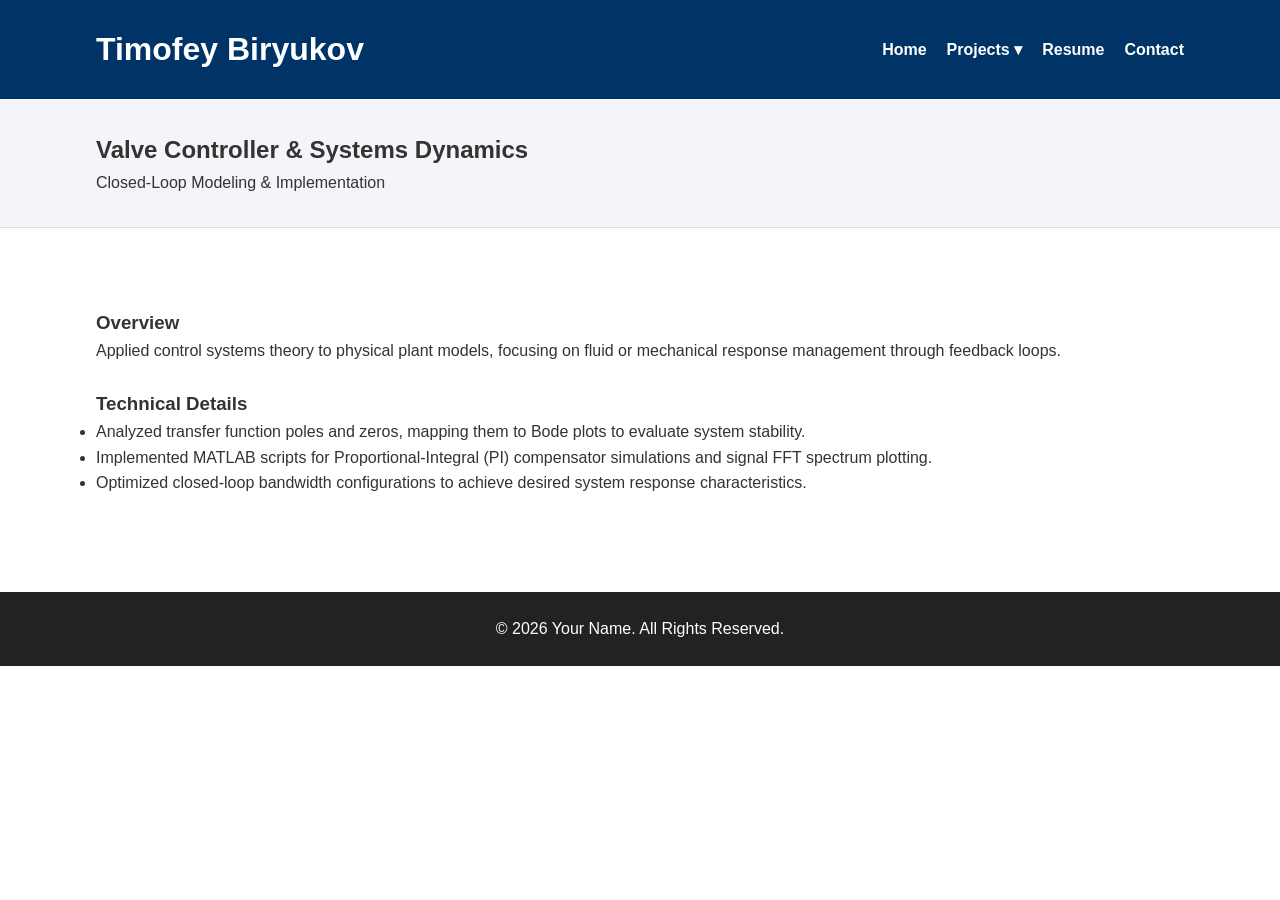
<file: valve-controller.html>
<!DOCTYPE html>
<html lang="en">
<head>
    <meta charset="UTF-8">
    <meta name="viewport" content="width=device-width, initial-scale=1.0">
    <title>Control Systems | Projects</title>
    <link rel="stylesheet" href="style.css?v=5">
</head>
<body>
    <header>
        <div class="container">
            <h1>Timofey Biryukov</h1>
            <nav>
                <ul>
                    <li><a href="index.html">Home</a></li>
                    
                    <!-- Dropdown Menu -->
                    <li class="dropdown">
                        <a href="index.html#projects">Projects &#9662;</a>
                        <ul class="dropdown-content">
                            <li><a href="chip-cooling.html">SiC Jet Impingement Cooling Architecture</a></li>
                            <li><a href="battery-cooling.html">NSWC Li-Ion Battery Thermal Management System</a></li>
                            <li><a href="dbc-cooling.html">TDIM Junction-to-Case Thermal Impedance Measurement</a></li>
                            <li><a href="valve-controller.html">RF Valve Activator</a></li>
                            <li><a href="mechanical-design.html">2-Phase Cooling Expirements</a></li>
                        </ul>
                    </li>
                    
                    <li><a href="resume.html">Resume</a></li>
                    <li><a href="contact.html">Contact</a></li>
                </ul>
            </nav>
        </div>
    </header>

    <div class="project-header">
        <div class="container">
            <h2>Valve Controller & Systems Dynamics</h2>
            <p>Closed-Loop Modeling & Implementation</p>
        </div>
    </div>

    <section class="content-section container">
        <h3>Overview</h3>
        <p>Applied control systems theory to physical plant models, focusing on fluid or mechanical response management through feedback loops.</p>
        <br>
        <h3>Technical Details</h3>
        <ul>
            <li>Analyzed transfer function poles and zeros, mapping them to Bode plots to evaluate system stability.</li>
            <li>Implemented MATLAB scripts for Proportional-Integral (PI) compensator simulations and signal FFT spectrum plotting.</li>
            <li>Optimized closed-loop bandwidth configurations to achieve desired system response characteristics.</li>
        </ul>
    </section>

    <footer>
        <p>&copy; 2026 Your Name. All Rights Reserved.</p>
    </footer>
</body>
</html>
</file>
<file: style.css>
:root {
    --primary-color: #003366; /* Deep blue for a professional engineering look */
    --secondary-color: #f4f4f9;
    --text-color: #333333;
    --link-color: #005b9f;
    --font-family: 'Segoe UI', Tahoma, Geneva, Verdana, sans-serif;
}

* {
    box-sizing: border-box;
    margin: 0;
    padding: 0;
}

html, body {
    overflow-x: hidden;
    width: 100%;
}

body {
    font-family: var(--font-family);
    line-height: 1.6;
    color: var(--text-color);
    background-color: #ffffff;
}

header {
    background-color: var(--primary-color);
    color: #ffffff;
    padding: 1.5rem 0;
}

.container {
    width: 85%;
    max-width: 1100px;
    margin: auto;
}

/* --- NEW FLEXBOX HEADER LAYOUT --- */
header .container {
    display: flex;
    justify-content: space-between;
    align-items: center;
    overflow: visible; /* Prevents dropdown from clipping */
}

header h1 {
    margin: 0;
}

nav {
    margin: 0;
}

nav ul {
    list-style: none;
    display: flex;
    align-items: center;
}

nav ul li {
    margin-left: 20px;
}
/* --------------------------------- */

nav ul li a {
    color: #ffffff;
    text-decoration: none;
    font-weight: bold;
}

nav ul li a:hover {
    color: #cccccc;
}

.hero {
    background: var(--secondary-color);
    text-align: center;
    padding: 4rem 1rem;
    border-bottom: 3px solid var(--primary-color);
}

.hero h2 {
    font-size: 2.5rem;
    margin-bottom: 1rem;
}

.content-section {
    padding: 3rem 0;
}

.grid {
    display: grid;
    grid-template-columns: repeat(auto-fit, minmax(300px, 1fr));
    gap: 20px;
}

.card {
    background: var(--secondary-color);
    padding: 1.5rem;
    border-radius: 5px;
    border-left: 5px solid var(--primary-color);
}

.card h3 {
    margin-bottom: 10px;
}

.card a {
    display: inline-block;
    margin-top: 10px;
    color: var(--link-color);
    text-decoration: none;
    font-weight: bold;
}

.project-header {
    background: var(--secondary-color);
    padding: 2rem 0;
    margin-bottom: 2rem;
    border-bottom: 1px solid #ddd;
}

footer {
    background-color: #222;
    color: #fff;
    text-align: center;
    padding: 1.5rem 0;
    margin-top: 3rem;
}

/* Dropdown Menu Styles */
.dropdown {
    position: relative;
}

.dropdown > a {
    padding-bottom: 20px; 
}

.dropdown-content {
    display: none;
    position: absolute;
    background-color: #002244;
    min-width: 260px;
    box-shadow: 0px 8px 16px 0px rgba(0,0,0,0.3);
    z-index: 100;
    top: 100%;
    left: 0;
    margin-top: 15px;
    border-radius: 4px;
    overflow: hidden;
}

nav ul li.dropdown .dropdown-content li {
    margin-left: 0;
    width: 100%;
}

nav ul li.dropdown .dropdown-content li a {
    color: #ffffff;
    padding: 12px 16px;
    text-decoration: none;
    display: block;
    font-weight: normal;
    border-bottom: 1px solid rgba(255,255,255,0.05);
}

nav ul li.dropdown .dropdown-content li a:hover {
    background-color: var(--link-color);
}

.dropdown:hover .dropdown-content {
    display: block;
}

/* Mobile & Tablet Responsiveness */
@media (max-width: 850px) {
    header .container {
        flex-direction: column;
        gap: 15px;
        padding-bottom: 10px;
    }
    nav ul {
        flex-wrap: wrap;
        justify-content: center;
    }
    nav ul li {
        margin: 5px 15px;
    }
    .grid {
        grid-template-columns: 1fr; /* Stacks project cards vertically */
    }
}
</file>
